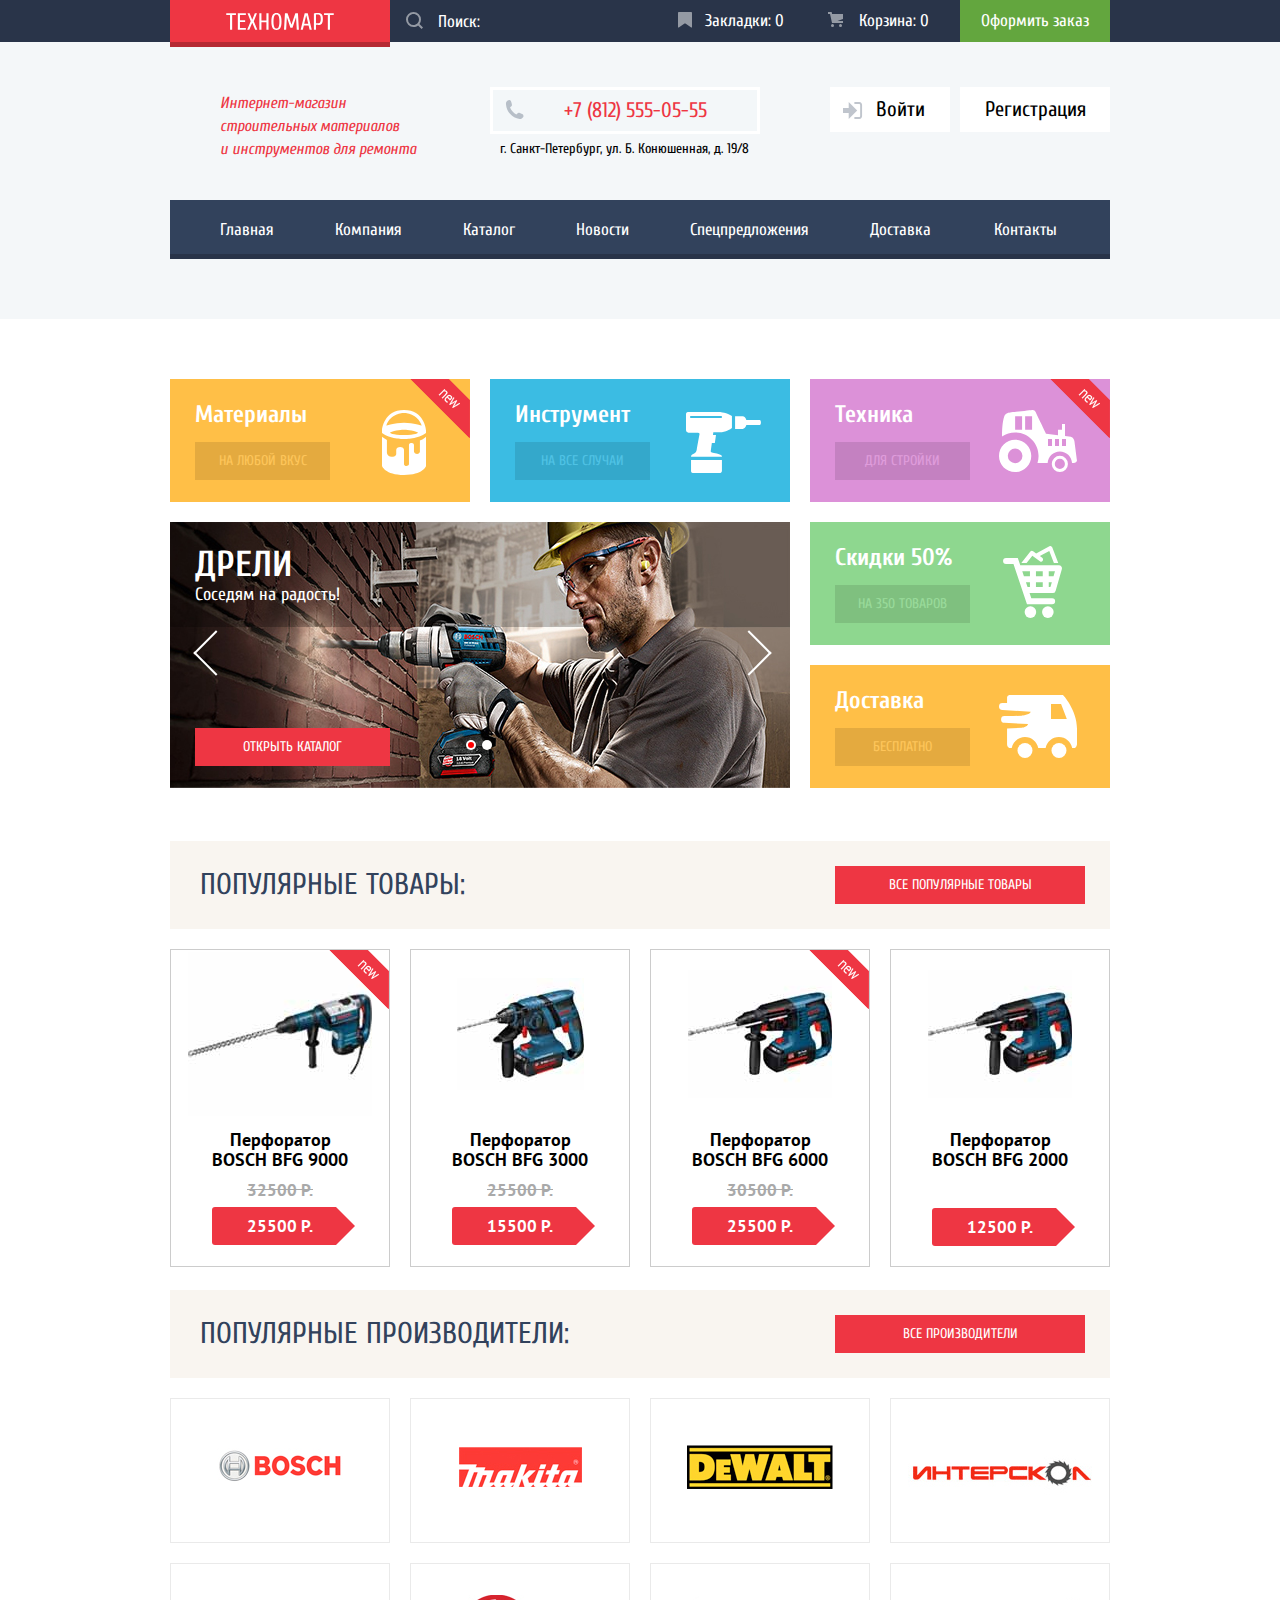
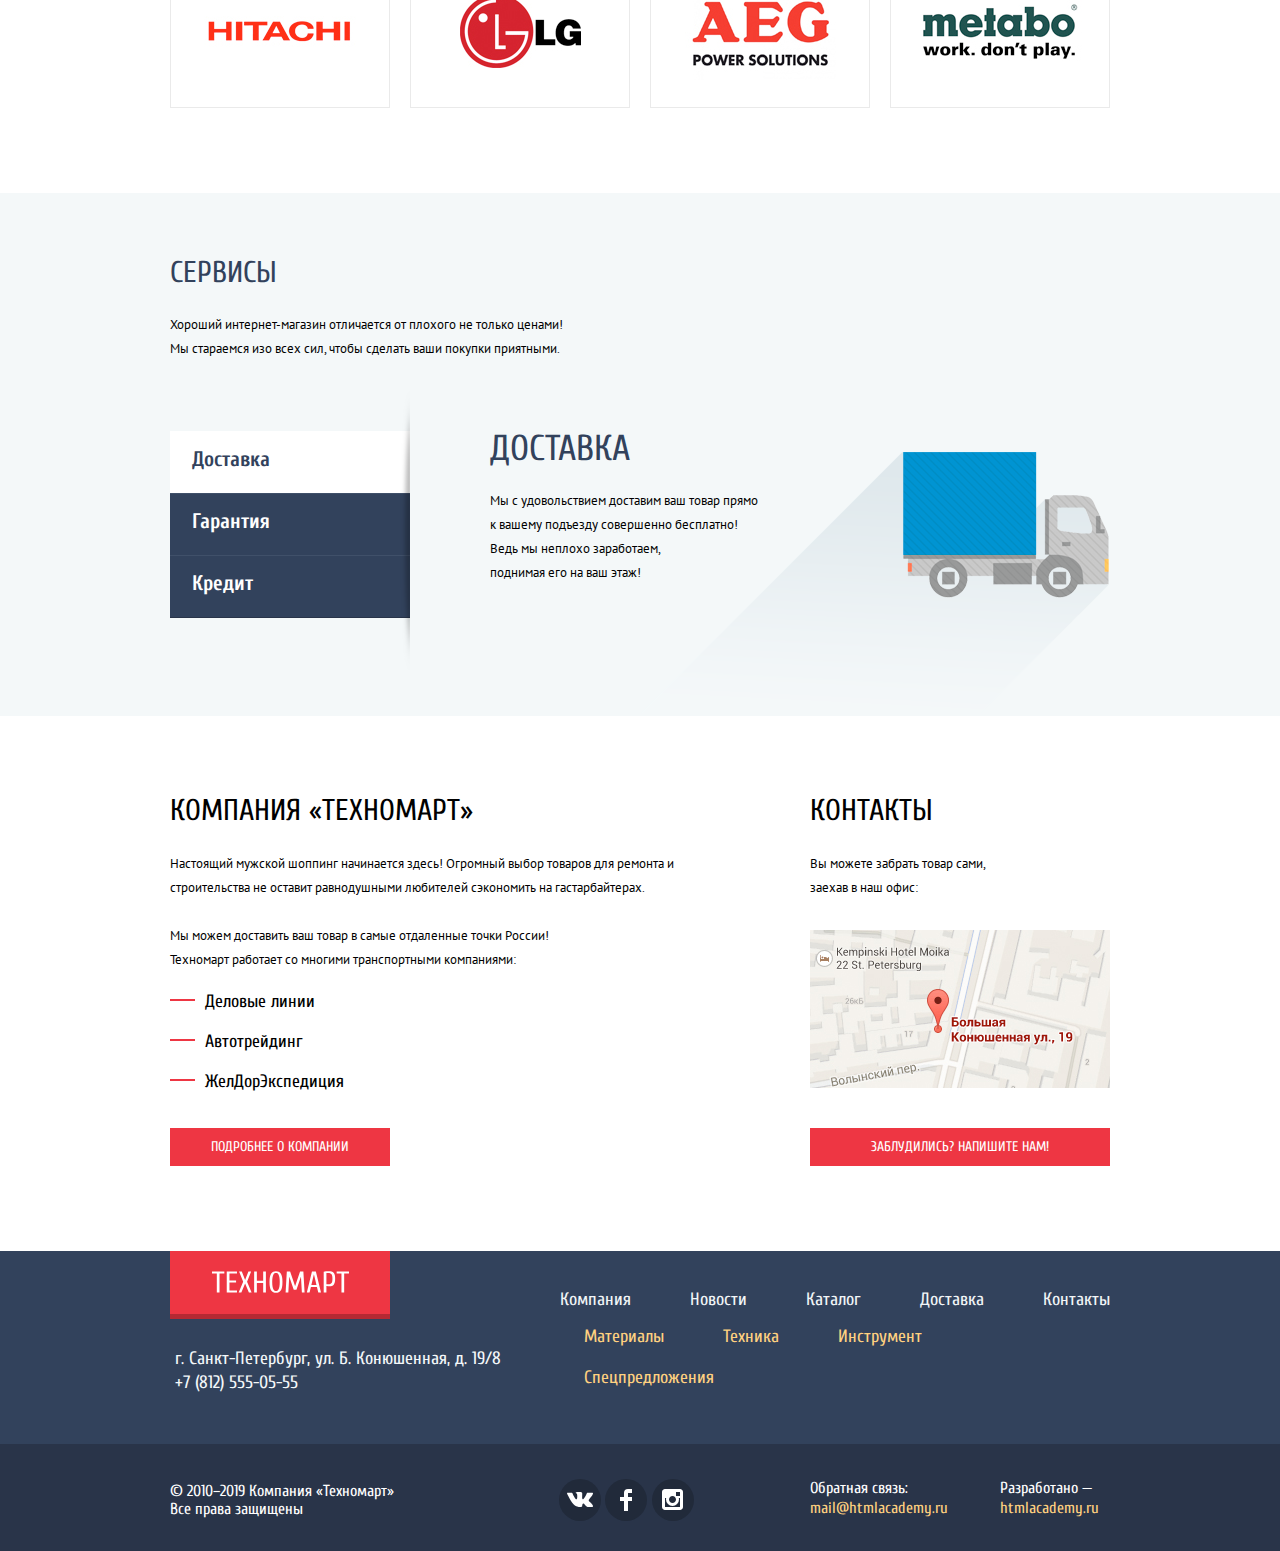
<file: index.html>
<!DOCTYPE html>
<html lang="ru">
  <head>
    <meta charset="utf-8">
    <title>HTML Academy: Техномарт</title>
    <link href="https://fonts.googleapis.com/css?family=Cuprum:400,400i,700,700i%7CPT+Sans:400,700&display=swap&subset=cyrillic" rel="stylesheet">
    <link href="css/normalize.css" rel="stylesheet">
    <link href="css/min.style.css" rel="stylesheet">
  </head>
  <body>
    <header class="main-header">
      <div class="top-navigation-wrapper wrapper">
        <div class="container">
          <div class="top-navigation">
            <a href="index.html" aria-label="Логотип Техномарт" class="navigation-logo inactive-link">
              <img src="img/svg/logo-technomart.svg" alt="Логотип Техномарт" width="110" height="17">
            </a>
            <form action="https://echo.htmlacademy.ru" method="post" class="search-form">
            	<input type="search" name="search" placeholder="Поиск:" class="input-search">
            	<button type="submit" class="search-button visually-hidden"></button>
            </form>
            <ul class="bookmarks-navigation reset-list">
              <li>
                <a href="#" class="button-bookmark bookmarks-item">Закладки: 0</a>
              </li>
              <li>
                <a href="#" class="button-cart bookmarks-item">Корзина: 0</a>
              </li>
              <li>
                <a href="#" class="button-checkout bookmarks-item">Оформить заказ</a>
              </li>
            </ul>
          </div>
        </div>
      </div>
      <div class="user-navigation-wrapper wrapper">
        <div class="container">
          <div class="user-navigation">
            <div class="user-coordinates">
              <div class="navigation-item">
                <h1 class="first-level-heading">Интернет-магазин строительных материалов и&#160;инструментов для ремонта</h1>
              </div>
              <ul class="store-phone navigation-item reset-list">
                <li><a href="tel:+7(812)555-05-55" class="header-phone">+7 (812) 555-05-55</a></li>
                <li><p>г. Санкт-Петербург, ул. Б. Конюшенная, д. 19/8</p></li>
              </ul>
              <ul class="user-buttons navigation-item reset-list">
                <li>
                  <a href="#" class="button-user-item button-login">Войти</a>
                </li>
                <li>
                  <a href="#" class="button-user-item button-registry">Регистрация</a>
                </li>
              </ul>
            </div>
            <nav class="user-menu">
              <ul class="reset-list">
                <li class="user-menu-list"><a href="index.html" class="user-menu-item">Главная</a></li>
                <li class="user-menu-list"><a href="#" class="user-menu-item">Компания</a></li>
                <li class="user-menu-list"><a href="catalog.html" class="user-menu-item">Каталог</a></li>
                <li class="user-menu-list"><a href="#" class="user-menu-item">Новости</a></li>
                <li class="user-menu-list"><a href="#" class="user-menu-item">Спецпредложения</a></li>
                <li class="user-menu-list"><a href="#" class="user-menu-item">Доставка</a></li>
                <li class="user-menu-list"><a href="#" class="user-menu-item">Контакты</a></li>
              </ul>
            </nav>
          </div>
        </div>
      </div>
    </header>
    <main>
      <div class="content-navigation">
        <div class="container">
          <section class="our-advantages">
            <h2 class="visually-hidden second-level-heading">Наши преимущества:</h2>
            <div class="advantages-row">
              <div class="advantages-item advantages-materials sticker-new sticker-advantage">
                <h4 class="advantages-title">Материалы</h4>
                <a href="#" class="button-advantages">На любой вкус</a>
              </div>
              <div class="advantages-item advantages-tool">
                <h4 class="advantages-title">Инструмент</h4>
                <a href="#" class="button-advantages">На все случаи</a>
              </div>
              <div class="advantages-item advantages-technics sticker-new">
                <h4 class="advantages-title">Техника</h4>
                <a href="#" class="button-advantages">Для стройки</a>
              </div>
            </div>
            <div class="advantages-row">
              <div class="advantages-slider">
                <div class="advantage-arrows">
                  <button class="arrow arrow-left" aria-label="Стрелка вправо"></button>
                  <button class="arrow arrow-right" aria-label="Стрелка влево"></button>
                </div>
                <input class="visually-hidden" type="radio" id="advantage-1" name="advantage" checked>
                <input class="visually-hidden" type="radio" id="advantage-2" name="advantage">
                <div class="advantage-slider-controls">
                  <label class="advantage-controls-item advantage-controls-item--1" for="advantage-1">Первый</label>
                  <label class="advantage-controls-item advantage-controls-item--2" for="advantage-2">Второй</label>
                </div>
                <ul class="advantage-slider-list reset-list">
                  <li class="advantage-slider-item">
                    <h3>Дрели</h3>
                    <p>Соседям на радость!</p>
                    <a class="advantage-item-button button" href="catalog.html">Открыть каталог</a>
                  </li>
                  <li class="advantage-slider-item">
                    <h3>Перфораторы</h3>
                    <p>Настоящие мужские игрушки</p>
                    <a class="advantage-item-button button" href="catalog.html">Открыть каталог</a>
                  </li>
                </ul>
              </div>
              <div class="advantages-services">
                <div class="advantages-item advantages-discounts">
                  <h4 class="advantages-title">Скидки 50%</h4>
                  <a href="#" class="button-advantages">На 350 товаров</a>
                </div>
                <div class="advantages-item advantages-delivery">
                  <h4 class="advantages-title">Доставка</h4>
                  <a href="#" class="button-advantages">Бесплатно</a>
                </div>
              </div>
            </div>
          </section>
          <section class="popular-item-section">
            <h2 class="second-level-heading">Популярные товары:</h2>
            <a href="#" class="button button-popular">Все популярные товары</a>
          </section>
          <section class="popular-products-row">
            <ul class="product-list reset-list">
              <li class="product-item sticker-new-product">
                <div class="actions">
                  <a href="#" class="buy">Купить</a>
                  <a href="#" class="bookmark">В закладки</a>
                </div>
                <div class="image centered-image">
                  <img src="img/product-bosh-bfc-9000.jpg" width="184" height="164" alt="Перфоратор BOSCH BFG 900">
                </div>
                <h3 class="title">Перфоратор BOSCH BFG 9000</h3>
                <div class="discount">32500 Р.</div>
                <div class="price">25500 Р.</div>
              </li>
              <li class="product-item">
                <div class="actions">
                  <a href="#" class="buy">Купить</a>
                  <a href="#" class="bookmark">В закладки</a>
                </div>
                <div class="image centered-image">
                  <img src="img/product-bosh-bfc-3000.jpg" width="127" height="112" alt="Перфоратор BOSCH BFG 3000">
                </div>
                <h3 class="title">Перфоратор BOSCH BFG 3000</h3>
                <div class="discount">25500 Р.</div>
                <div class="price">15500 Р.</div>
              </li>
              <li class="product-item sticker-new-product">
                <div class="actions">
                  <a href="#" class="buy">Купить</a>
                  <a href="#" class="bookmark">В закладки</a>
                </div>
                <div class="image centered-image">
                  <img src="img/product-bosh-bfc-6000.jpg" width="144" height="128" alt="Перфоратор BOSCH BFG 6000">
                </div>
                <h3 class="title">Перфоратор BOSCH BFG 6000</h3>
                <div class="discount">30500 Р.</div>
                <div class="price">25500 Р.</div>
              </li>
              <li class="product-item">
                <div class="actions">
                  <a href="#" class="buy">Купить</a>
                  <a href="#" class="bookmark">В закладки</a>
                </div>
                <div class="image centered-image">
                  <img src="img/product-bosh-bfc-2000.jpg" width="144" height="128" alt="Перфоратор BOSCH BFG 2000">
                </div>
                <h3 class="title">Перфоратор BOSCH BFG 2000</h3>
                <div class="price">12500 Р.</div>
              </li>
            </ul>
          </section>
          <section class="popular-item-section">
            <h2 class="second-level-heading">Популярные производители:</h2>
            <a href="#" class="button button-popular">Все производители</a>
          </section>
          <section class="manufacturers-list">
            <ul class="reset-list">
              <li class="manufacturer-item centered-image">
                <a href="#">
                  <img src="img/manufacturers-01.jpg" width="126" height="37" alt="Логотип bosch">
                </a>
              </li>
              <li class="manufacturer-item centered-image">
                <a href="#">
                <img src="img/manufacturers-02.jpg" width="123" height="40" alt="Логотип makita">
              </a>
            </li>
              <li class="manufacturer-item centered-image">
                <a href="#">
                  <img src="img/manufacturers-03.jpg" width="146" height="44" alt="Логотип dewalt">
                </a>
              </li>
              <li class="manufacturer-item centered-image">
                <a href="#">
                  <img src="img/manufacturers-04.jpg" width="200" height="88" alt="Логотип interskol">
                </a>
              </li>
              <li class="manufacturer-item centered-image">
                <a href="#">
                  <img src="img/manufacturers-05.jpg" width="169" height="31" alt="Логотип hitachi">
                </a>
              </li>
              <li class="manufacturer-item centered-image">
                <a href="#">
                  <img src="img/manufacturers-06.jpg" width="121" height="73" alt="Логотип lg">
                </a>
              </li>
              <li class="manufacturer-item centered-image">
                <a href="#">
                  <img src="img/manufacturers-07.jpg" width="151" height="96" alt="Логотип aeg">
                </a>
              </li>
              <li class="manufacturer-item centered-image">
                <a href="#">
                  <img src="img/manufacturers-08.jpg" width="204" height="69" alt="Логотип metabo">
                </a>
              </li>
            </ul>
          </section>
        </div>
      </div>
      <div class="services-navigation-wrapper wrapper">
        <div class="container">
          <section class="our-services-intro">
            <h2 class="second-level-heading">Сервисы</h2>
            <p>Хороший интернет-магазин отличается от плохого не только ценами!</p>
            <p>Мы стараемся изо всех сил, чтобы сделать ваши покупки приятными.</p>
          </section>
          <section class="our-services-tabs">
            <input class="visually-hidden" type="radio" id="service-1" name="service" checked>
            <input class="visually-hidden" type="radio" id="service-2" name="service">
            <input class="visually-hidden" type="radio" id="service-3" name="service">
            <ul class="tabs-menu reset-list">
              <li><label class="slider-service-item slider-service-item--1" for="service-1">Доставка</label></li>
              <li><label class="slider-service-item slider-service-item--2" for="service-2">Гарантия</label></li>
              <li><label class="slider-service-item slider-service-item--3" for="service-3">Кредит</label></li>
            </ul>
            <ul class="tabs-content reset-list">
              <li class="tab-content-item">
                <h3 class="tab-content-title">Доставка</h3>
                <p class="tab-content-text">
                  Мы с удовольствием доставим ваш товар прямо<br>
                  к вашему подъезду совершенно бесплатно!
                </p>
                <p class="tab-content-text">
                  Ведь мы неплохо заработаем,<br>
                  поднимая его на ваш этаж!
                </p>
              </li>
              <li class="tab-content-item">
                <h3 class="tab-content-title">Гарантия</h3>
                <p class="tab-content-text">
                  Если купленный у нас товар поломается или заискрит,<br> а также в случае пожара, спровоцированного его возгоранием,<br>
                  вы всегда можете быть уверены в нашей гарантии. Мы обменяем
                  сгоревший товар на новый.
                </p>
                <p class="tab-content-text">
                  Дом уж восстановите как-нибудь сами.
                </p>
              </li>
              <li class="tab-content-item">
                <h3 class="tab-content-title">Кредит</h3>
                <p class="tab-content-text">
                  Залезть в долговую яму стало проще!
                </p>
                <p class="tab-content-text"> Кредитные консультанты придут вам на помощь.
                </p>
                <a href="#" class="button button-tab">Отправить заявку</a>
              </li>
            </ul>
          </section>
        </div>
      </div>
      <div class="container">
        <section class="company-info">
          <div class="company-about">
            <h2 class="second-level-heading">Компания «Техномарт»</h2>
            <p>Настоящий мужской шоппинг начинается здесь! Огромный выбор товаров для ремонта и
            строительства не оставит равнодушными любителей сэкономить на гастарбайтерах.</p>
            <p>Мы можем доставить ваш товар в самые отдаленные точки России!</p>
            <p>Техномарт работает со многими транспортными компаниями: </p>
            <ul class="company-features reset-list">
              <li>Деловые линии</li>
              <li>Автотрейдинг</li>
              <li>ЖелДорЭкспедиция</li>
            </ul>
            <a href="#" class="button button-company">Подробнее о компании</a>
          </div>
          <div class="company-contacts">
            <h2 class="second-level-heading">Контакты</h2>
            <p>Вы можете забрать товар сами, заехав в наш офис:</p>
            <div class="company-map">
              <a href="#">
                <img src="img/contacts-map-01.jpg" width="300" height="158" alt="Контакты">
              </a>
            </div>
            <a href="#" class="button button-write-us">Заблудились? Напишите нам!</a>
          </div>
        </section>
      </div>
    </main>
    <footer class="main-footer">
      <div class="footer-navigation-wrapper wrapper">
        <div class="container">
          <section class="footer-navigation">
            <div class="footer-first-row">
              <a href="index.html" aria-label="Логотип Техномарт" class="navigation-logo inactive-link">
                <img src="img/svg/logo-technomart.svg" alt="Логотип Техномарт" width="137" height="22">
              </a>
              <ul class="footer-menu reset-list">
                <li class="footer-menu-list"><a href="#" class="footer-menu-item">Компания</a></li>
                <li class="footer-menu-list"><a href="#" class="footer-menu-item">Новости</a></li>
                <li class="footer-menu-list"><a href="catalog.html" class="footer-menu-item">Каталог</a></li>
                <li class="footer-menu-list"><a href="#" class="footer-menu-item">Доставка</a></li>
                <li class="footer-menu-list"><a href="#" class="footer-menu-item">Контакты</a></li>
              </ul>
            </div>
            <div class="footer-second-row">
              <ul class="reset-list footer-address">
                <li><p class="footer-coordinates">г. Санкт-Петербург, ул. Б. Конюшенная, д. 19/8</p></li>
                <li><a href="tel:+7(812)555-05-55" class="footer-phone">+7 (812) 555-05-55</a></li>
              </ul>
              <ul class="footer-menu reset-list">
                <li class="footer-menu-list"><a href="#" class="footer-menu-item">Материалы</a></li>
                <li class="footer-menu-list"><a href="#" class="footer-menu-item">Техника</a></li>
                <li class="footer-menu-list"><a href="#" class="footer-menu-item">Инструмент</a></li>
                <li class="footer-menu-list"><a href="#" class="footer-menu-item">Спецпредложения</a></li>
              </ul>
            </div>
          </section>
        </div>
      </div>
      <div class="footer-social-wrapper wrapper">
        <div class="container">
          <section class="footer-social">
            <div class="footer-copyright">
              <p>© 2010–2019 Компания «Техномарт»</p>
              <p>Все права защищены</p>
            </div>
            <div class="footer-social-links">
              <ul class="reset-list">
                <li>
                  <a class="social-button centered-image" href="#">
                    <span class="visually-hidden">Техномарт во Вконтакте</span>
                    <svg xmlns="http://www.w3.org/2000/svg" width="26" height="15" viewBox="0 0 26 15">
                      <path fill="#FFF" d="M16.138 11.51c.956-.309 2.18 2.04 3.483 2.939.978.681 1.727.534 1.727.534l3.473-.05s1.815-.112.957-1.554c-.071-.12-.503-1.069-2.585-3.022-2.177-2.043-1.882-1.712.739-5.244 1.597-2.153 2.236-3.468 2.036-4.028-.192-.539-1.365-.399-1.365-.399L20.69.713c-.381.001-.704.119-.851.515-.003.004-.621 1.666-1.445 3.079-1.741 2.989-2.436 3.148-2.724 2.961-.661-.433-.494-1.737-.494-2.664 0-2.897.432-4.105-.846-4.417-.427-.104-.739-.172-1.828-.182-1.392-.021-2.574 0-3.244.329-.445.223-.786.712-.579.74.26.035.843.16 1.155.586.401.552.389 1.789.389 1.789s.229 3.411-.54 3.834c-.528.29-1.25-.302-2.803-3.016-.793-1.388-1.392-2.922-1.392-2.922s-.116-.285-.326-.441c-.25-.185-.6-.244-.6-.244L.848.684S.29.7.085.946c-.182.218-.015.668-.015.668s2.909 6.881 6.203 10.347c3.02 3.182 6.452 2.971 6.452 2.971h1.555s.469-.054.709-.312c.224-.24.214-.691.214-.691s-.031-2.109.935-2.419z"/>
                    </svg>
                  </a>
                </li>
                <li>
                  <a class="social-button centered-image" href="#">
                    <span class="visually-hidden">Техномарт в Фейсбуке</span>
                    <svg xmlns="http://www.w3.org/2000/svg" width="12" height="22" viewBox="0 0 12 22">
                      <path fill="#FFF" d="M12 4V0H8a4 4 0 0 0-4 4v4H0v4h4v10h4V12h4V8H8V4h4z"/>
                    </svg>
                  </a>
                </li>
                <li>
                  <a class="social-button centered-image" href="#">
                    <span class="visually-hidden">Техномарт в Инстаграме</span>
                    <svg xmlns="http://www.w3.org/2000/svg" width="21" height="21" viewBox="0 0 21 21">
                      <path fill="#FFF" d="M18 0H3C1.35 0 0 1.35 0 3v15c0 1.65 1.35 3 3 3h15c1.65 0 3-1.35 3-3V3c0-1.65-1.35-3-3-3zm-7.5 7c1.93 0 3.5 1.57 3.5 3.5S12.43 14 10.5 14 7 12.43 7 10.5 8.57 7 10.5 7zM18 18H3V9h1.181A6.504 6.504 0 0 0 4 10.5a6.5 6.5 0 1 0 13 0 6.45 6.45 0 0 0-.181-1.5H18v9zm0-11h-4V3h4v4z"/>
                    </svg>
                  </a>
                </li>
              </ul>
            </div>
            <div class="footer-feedback">
              <div class="footer-feedback-row">
                <p>Обратная связь:</p>
                <a href="mailto:mail@htmlacademy.ru">mail@htmlacademy.ru</a>
              </div>
              <div class="footer-feedback-row">
                <p>Разработано —</p>
                <a href="https://htmlacademy.ru/intensive/htmlcss">htmlacademy.ru</a>
              </div>
            </div>
          </section>
        </div>
      </div>
    </footer>
    <div class="modal-wrapper hidden"></div>
    <section class="write-us hidden">
      <form class="write-us-form" action="https://echo.htmlacademy.ru" method="post">
        <div class="modal-row">
          <div class="modal-item">
            <label for="user-name">Ваше имя:</label>
            <input id="user-name" type="text" name="user-name" placeholder="Имя Фамилия" class="input-name input-contacts">
          </div>
          <div class="modal-item">
            <label for="user-email">Ваш e-mail:</label>
            <input id="user-email" type="email" name="user-email" placeholder="email@example.com" class="input-email input-contacts">
          </div>
        </div>
        <div class="modal-row">
          <label for="user-text">Текст письма:</label>
          <textarea id ="user-text" name="user-text" class="user-text input-contacts" placeholder="В свободной форме"></textarea>
        </div>
        <div class="modal-row">
          <button class="button button-submit" type="submit">Отправить</button>
        </div>
      </form>
      <button class="modal-close" type="button">
        <span class="visually-hidden">Закрыть</span>
      </button>
    </section>

    <section class="modal modal-map hidden">
      <div class="modal-map-image">
        <iframe src="https://www.google.com/maps/embed?pb=!1m18!1m12!1m3!1d1998.6037872533261!2d30.32085871593062!3d59.93871648187617!2m3!1f0!2f0!3f0!3m2!1i1024!2i768!4f13.1!3m3!1m2!1s0x4696310fca145cc1%3A0x42b32648d8238007!2sBolshaya%20Konyushennaya%20St%2C%2019%2F8%2C%20Sankt-Peterburg%2C%20191186!5e0!3m2!1sen!2sru!4v1570217562127!5m2!1sen!2sru"
        width="940" height="422" style="border:0;" allowfullscreen="">
        </iframe>
        <p>
          <img src="img/contacts-map-02-clicable.jpg" width="940" height="422"
          alt="Офис компании по адресу ул. Большая Конюшенная 19/8, Санкт-Петербург">
        </p>
      </div>
      <button class="modal-close" type="button">
        <span class="visually-hidden">Закрыть</span>
      </button>
    </section>

    <section class="modal modal-product hidden">
      <div class="modal-product-container">
        <div class="added-product-title">
          <h2>Товар добавлен в корзину!</h2>
        </div>
        <div class="modal-row">
          <a href="#" class="button-place-order button">Оформить заказ</a>
          <a href="#" class="button-go-shopping button">Продолжить покупки</a>
        </div>
      </div>
      <button class="modal-close" type="button">
        <span class="visually-hidden">Закрыть</span>
      </button>
    </section>
  <script src="js/min.script.js"></script>
  </body>
</html>
</file>
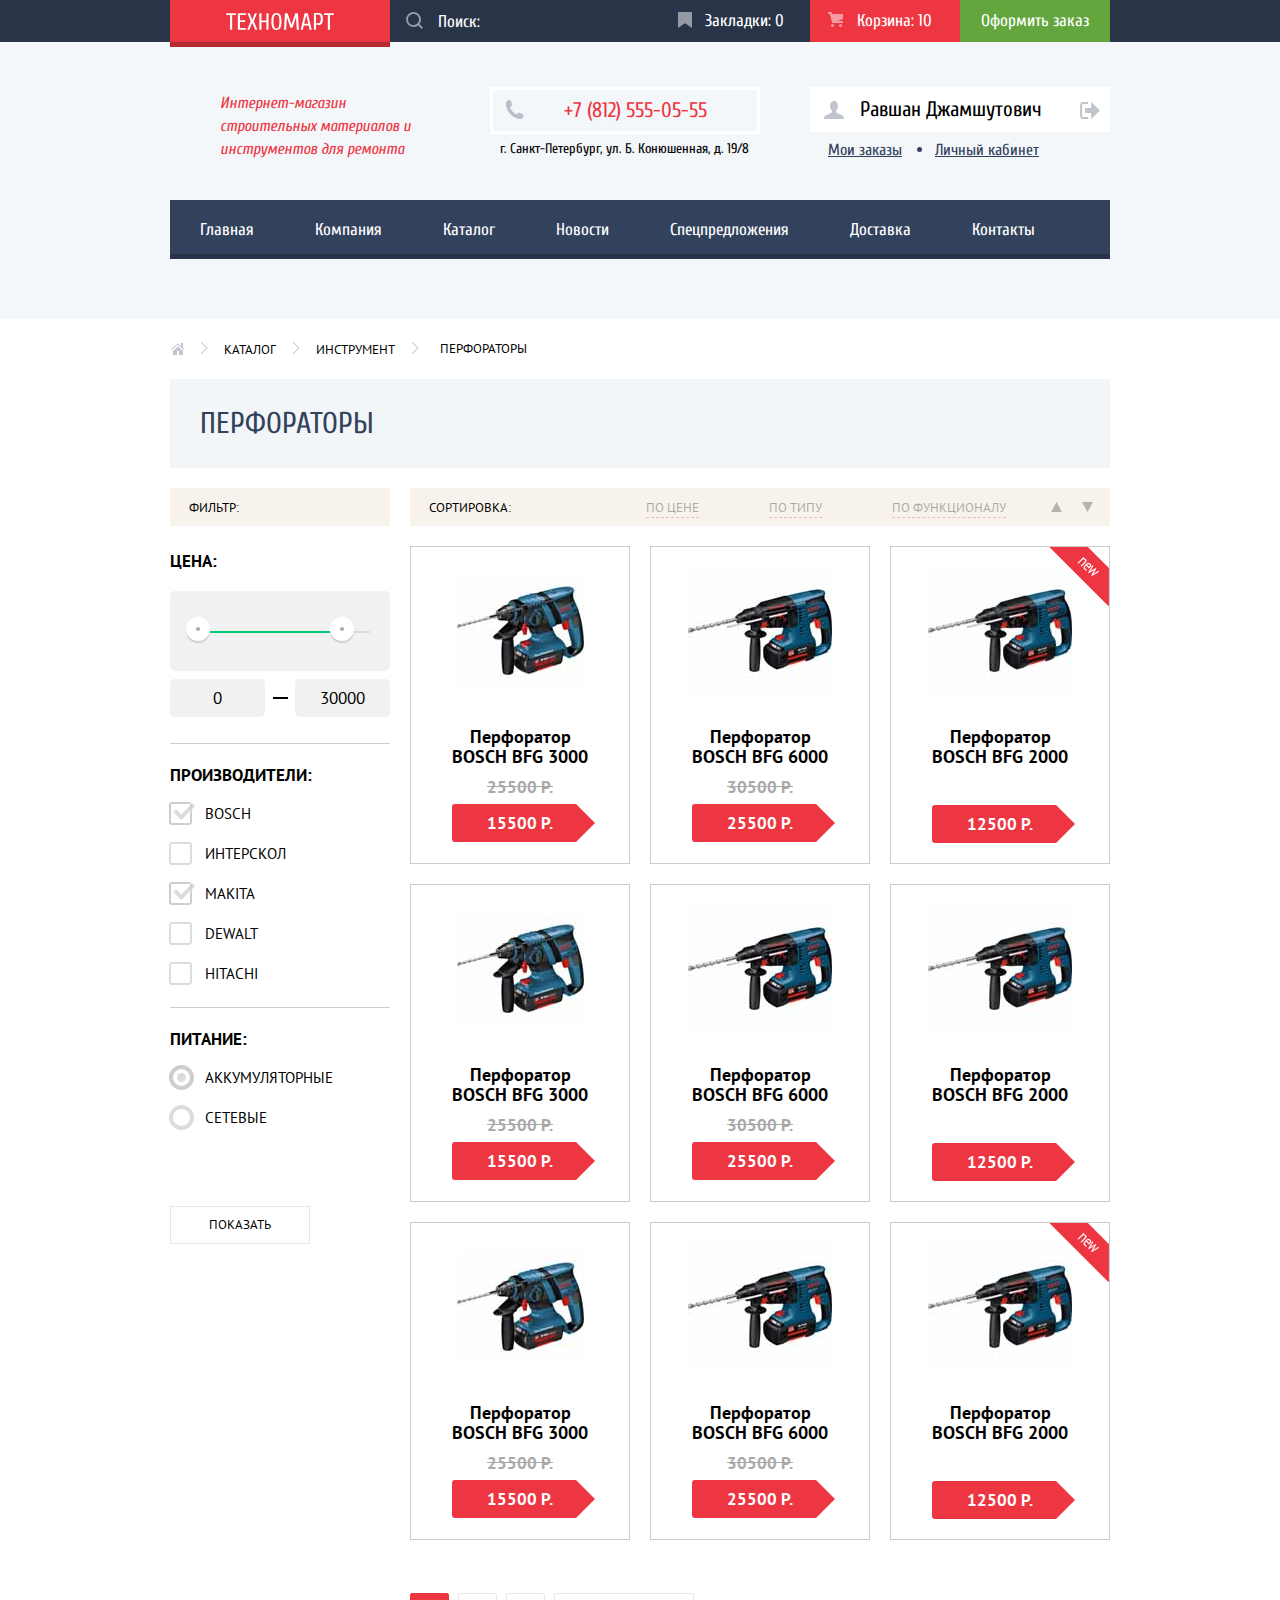
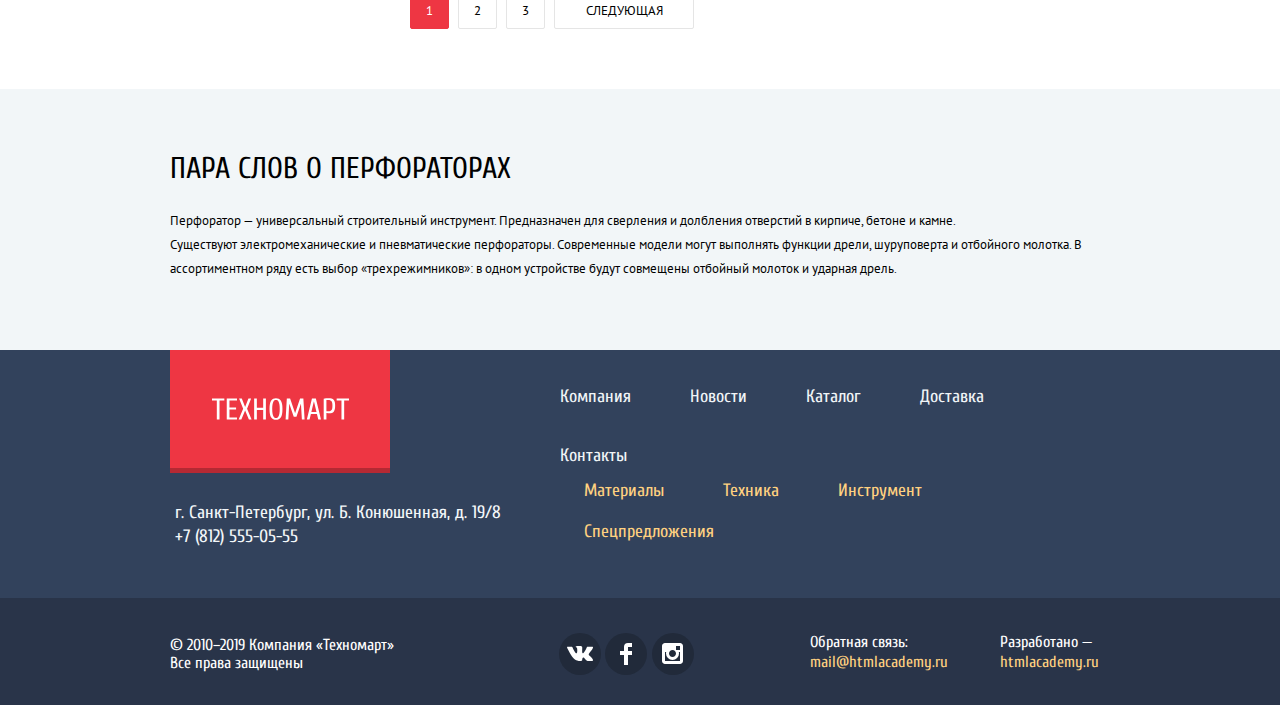
<file: catalog.html>
<!DOCTYPE html>
<html lang="ru">
<head>
  <meta charset="utf-8">
  <title>HTML Academy: Техномарт</title>
  <link href="https://fonts.googleapis.com/css?family=Cuprum:400,400i,700,700i%7CPT+Sans:400,700&display=swap&subset=cyrillic" rel="stylesheet">
  <link href="css/normalize.css" rel="stylesheet">
  <link href="css/min.style.css" rel="stylesheet">
</head>
  <body>
    <header class="main-header">
      <div class="top-navigation-wrapper wrapper">
        <div class="container">
          <div class="top-navigation">
            <a href="index.html" aria-label="Логотип Техномарт" class="navigation-logo">
              <img src="img/svg/logo-technomart.svg" alt="Логотип Техномарт" width="110" height="17">
            </a>
            <form action="https://echo.htmlacademy.ru" method="post" class="search-form">
            	<input type="search" name="search" placeholder="Поиск:" class="input-search">
            	<button type="submit" class="visually-hidden search-button"></button>
            </form>
            <ul class="bookmarks-navigation reset-list">
              <li>
                <a href="#" class="button-bookmark bookmarks-item">Закладки: 0</a>
              </li>
              <li>
                <a href="#" class="button-cart bookmarks-item cart-not-empty">Корзина: 10</a>
              </li>
              <li>
                <a href="#" class="button-checkout bookmarks-item">Оформить заказ</a>
              </li>
            </ul>
          </div>
        </div>
      </div>
      <div class="user-navigation-wrapper wrapper">
        <div class="container">
          <div class="user-navigation">
            <div class="user-coordinates">
              <div class="navigation-item">
                <h1 class="first-level-heading">Интернет-магазин строительных материалов и инструментов для ремонта</h1>
              </div>
              <ul class="store-phone navigation-item reset-list">
                <li><a href="tel:+7(812)555-05-55" class="header-phone">+7 (812) 555-05-55</a></li>
                <li><p>г. Санкт-Петербург, ул. Б. Конюшенная, д. 19/8</p></li>
              </ul>
              <div class="navigation-item">
                <ul class="user-data reset-list">
                  <li>
                    <a href="#" class="user-name">Равшан Джамшутович</a>
                  </li>
                  <li>
                    <a href="#" class="user-logout" aria-label="Выйти из личного кабинета"></a>
                  </li>
                </ul>
                <div class="user-account">
                  <a href="#">Мои заказы</a>
                  <a href="#">Личный кабинет</a>
                </div>
              </div>
            </div>
            <nav class="user-menu">
              <ul class="reset-list">
                <li><a href="index.html" class="user-menu-item">Главная</a></li>
                <li><a href="#" class="user-menu-item">Компания</a></li>
                <li><a href="catalog.html" class="user-menu-item">Каталог</a></li>
                <li><a href="#" class="user-menu-item">Новости</a></li>
                <li><a href="#" class="user-menu-item">Спецпредложения</a></li>
                <li><a href="#" class="user-menu-item">Доставка</a></li>
                <li><a href="#" class="user-menu-item">Контакты</a></li>
              </ul>
            </nav>
          </div>
        </div>
      </div>
    </header>
    <main>
      <div class="container">
        <ul class="breadcrumbs reset-list">
          <li><a href="index.html" aria-label="Перейти на главную" class="breadcrumbs-capital breadcrumb-item"></a></li>
          <li><a href="catalog.html" class="breadcrumb-item">Каталог</a></li>
          <li><a href="#" class="breadcrumb-item">Инструмент</a></li>
          <li class="breadcrumbs-current breadcrumb-item">Перфораторы</li>
        </ul>
        <div class="catalog-title-wrapper wrapper">
          <h2 class="second-level-heading">Перфораторы</h2>
        </div>
        <div class="filter-navigation">
          <section class="filter-row">
            <div class="filter-left-column filter-coloured-column">
              <h5>Фильтр:</h5>
            </div>
            <div class="filter-right-column filter-sorted-column filter-coloured-column">
              <h5>Сортировка:</h5>
              <a href="#" class="sort-item">По цене</a>
              <a href="#" class="sort-item">По типу</a>
              <a href="#" class="sort-item">По функционалу</a>
              <a href="#" class="sort-item-up" aria-label="Cортировка по возрастанию">
                <svg xmlns="http://www.w3.org/2000/svg" width="11" height="10" viewBox="0 0 11 10">
                  <path fill="#231F20" d="M5.5 0L0 10h11z"/>
                </svg>
              </a>
              <a href="#" class="sort-item-down" aria-label="Cортировка по убыванию">
                <svg xmlns="http://www.w3.org/2000/svg" width="11" height="10" viewBox="0 0 11 10">
                  <path fill="#231F20" d="M5.5 10L0 0h11"/>
                </svg>
              </a>
            </div>
          </section>
          <section class="filter-row">
            <form action="https://echo.htmlacademy.ru" method="post" class="filter-left-column filter-form">
              <fieldset class="filter-item">
                <legend class="legend-price-title">Цена:</legend>
                  <div class="range-controls">
                    <div class="scale">
                      <div class="bar"></div>
                    </div>
                    <div class="toggle toggle-min"></div>
                    <div class="toggle toggle-max"></div>
                  </div>
                  <div class="price-controls">
                    <label class="min-price"><input name="min-price" type="text" value="0" class="min-price"></label>
                    <label class="max-price"><input name="max-price" type="text" value="30000" class="max-price"></label>
                  </div>
              </fieldset>
              <fieldset class="filter-item">
                <legend>Производители:</legend>
                <ul class="reset-list filter-list">
                  <li class="filter-option">
                    <input class="visually-hidden filter-input filter-input-checkbox" type="checkbox" name="bosch" id="filter-bosch" checked>
                    <label for="filter-bosch">Bosch</label>
                  </li>
                  <li class="filter-option">
                    <input class="visually-hidden filter-input filter-input-checkbox" type="checkbox" name="interskol" id="filter-interskol">
                    <label for="filter-interskol">Интерскол</label>
                  </li>
                  <li class="filter-option">
                    <input class="visually-hidden filter-input filter-input-checkbox" type="checkbox" name="makita" id="filter-makita" checked>
                    <label for="filter-makita">Makita</label>
                  </li>
                  <li class="filter-option">
                    <input class="visually-hidden filter-input filter-input-checkbox" type="checkbox" name="dewalt" id="filter-dewalt">
                    <label for="filter-dewalt">Dewalt</label>
                  </li>
                  <li class="filter-option">
                    <input class="visually-hidden filter-input filter-input-checkbox" type="checkbox" name="hitachi" id="filter-hitachi">
                    <label for="filter-hitachi">Hitachi</label>
                  </li>
                </ul>
              </fieldset>
              <fieldset class="filter-item">
                <legend>Питание:</legend>
                <ul class="reset-list filter-list">
                  <li class="filter-option">
                    <input class="visually-hidden filter-input filter-input-radio" type="radio" name="product-supply" id="filter-akkumulyator" checked>
                    <label for="filter-akkumulyator">Аккумуляторные</label>
                  </li>
                  <li class="filter-option">
                    <input class="visually-hidden filter-input filter-input-radio" type="radio" name="product-supply" id="filter-setevyye">
                    <label for="filter-setevyye">Сетевые</label>
                  </li>
                </ul>
              </fieldset>
              <button type="submit" class="filter-button">Показать</button>
            </form>
            <ul class="filter-right-column product-list reset-list">
              <li class="product-item">
                <div class="actions">
                  <a href="#" class="buy">Купить</a>
                  <a href="#" class="bookmark">В закладки</a>
                </div>
                <div class="image centered-image">
                  <img src="img/product-bosh-bfc-3000.jpg" width="127" height="112" alt="Перфоратор BOSCH BFG 3000">
                </div>
                <h3 class="title">Перфоратор BOSCH BFG 3000</h3>
                <div class="discount">25500 Р.</div>
                <div class="price">15500 Р.</div>
              </li>
              <li class="product-item">
                <div class="actions">
                  <a href="#" class="buy">Купить</a>
                  <a href="#" class="bookmark">В закладки</a>
                </div>
                <div class="image centered-image">
                  <img src="img/product-bosh-bfc-6000.jpg" width="144" height="128" alt="Перфоратор BOSCH BFG 6000">
                </div>
                <h3 class="title">Перфоратор BOSCH BFG 6000</h3>
                <div class="discount">30500 Р.</div>
                <div class="price">25500 Р.</div>
              </li>
              <li class="product-item sticker-new-product">
                <div class="actions">
                  <a href="#" class="buy">Купить</a>
                  <a href="#" class="bookmark">В закладки</a>
                </div>
                <div class="image centered-image">
                  <img src="img/product-bosh-bfc-2000.jpg" width="144" height="128" alt="Перфоратор BOSCH BFG 2000">
                </div>
                <h3 class="title">Перфоратор BOSCH BFG 2000</h3>
                <div class="price">12500 Р.</div>
              </li>
              <li class="product-item">
                <div class="actions">
                  <a href="#" class="buy">Купить</a>
                  <a href="#" class="bookmark">В закладки</a>
                </div>
                <div class="image centered-image">
                  <img src="img/product-bosh-bfc-3000.jpg" width="127" height="112" alt="Перфоратор BOSCH BFG 3000">
                </div>
                <h3 class="title">Перфоратор BOSCH BFG 3000</h3>
                <div class="discount">25500 Р.</div>
                <div class="price">15500 Р.</div>
              </li>
              <li class="product-item">
                <div class="actions">
                  <a href="#" class="buy">Купить</a>
                  <a href="#" class="bookmark">В закладки</a>
                </div>
                <div class="image centered-image">
                  <img src="img/product-bosh-bfc-6000.jpg" width="144" height="128" alt="Перфоратор BOSCH BFG 6000">
                </div>
                <h3 class="title">Перфоратор BOSCH BFG 6000</h3>
                <div class="discount">30500 Р.</div>
                <div class="price">25500 Р.</div>
              </li>
              <li class="product-item">
                <div class="actions">
                  <a href="#" class="buy">Купить</a>
                  <a href="#" class="bookmark">В закладки</a>
                </div>
                <div class="image centered-image">
                  <img src="img/product-bosh-bfc-2000.jpg" width="144" height="128" alt="Перфоратор BOSCH BFG 2000">
                </div>
                <h3 class="title">Перфоратор BOSCH BFG 2000</h3>
                <div class="price">12500 Р.</div>
              </li>
              <li class="product-item">
                <div class="actions">
                  <a href="#" class="buy">Купить</a>
                  <a href="#" class="bookmark">В закладки</a>
                </div>
                <div class="image centered-image">
                  <img src="img/product-bosh-bfc-3000.jpg" width="127" height="112" alt="Перфоратор BOSCH BFG 3000">
                </div>
                <h3 class="title">Перфоратор BOSCH BFG 3000</h3>
                <div class="discount">25500 Р.</div>
                <div class="price">15500 Р.</div>
              </li>
              <li class="product-item">
                <div class="actions">
                  <a href="#" class="buy">Купить</a>
                  <a href="#" class="bookmark">В закладки</a>
                </div>
                <div class="image centered-image">
                  <img src="img/product-bosh-bfc-6000.jpg" width="144" height="128" alt="Перфоратор BOSCH BFG 6000">
                </div>
                <h3 class="title">Перфоратор BOSCH BFG 6000</h3>
                <div class="discount">30500 Р.</div>
                <div class="price">25500 Р.</div>
              </li>
              <li class="product-item sticker-new-product">
                <div class="actions">
                  <a href="#" class="buy">Купить</a>
                  <a href="#" class="bookmark">В закладки</a>
                </div>
                <div class="image centered-image">
                  <img src="img/product-bosh-bfc-2000.jpg" width="144" height="128" alt="Перфоратор BOSCH BFG 2000">
                </div>
                <h3 class="title">Перфоратор BOSCH BFG 2000</h3>
                <div class="price">12500 Р.</div>
              </li>
            </ul>
          </section>
        </div>
        <ul class="pagination-list reset-list">
          <li><a class="pagination-item pagination-item-current">1</a></li>
          <li><a class="pagination-item" href="#">2</a></li>
          <li><a class="pagination-item" href="#">3</a></li>
          <li><a class="pagination-item pagination-item-next" href="#">Cледующая</a></li>
        </ul>
      </div>
      <div class="section-description-wrapper wrapper">
        <div class="container">
          <aside class="seo-text">
            <h2 class="second-level-heading">Пара слов о перфораторах</h2>
            <p>
              Перфоратор — универсальный строительный инструмент. Предназначен для сверления и долбления отверстий в кирпиче, бетоне и камне.<br>
              Существуют электромеханические и пневматические перфораторы. Современные модели могут выполнять функции дрели, шуруповерта и
              отбойного молотка. В<br>
              ассортиментном ряду есть выбор «трехрежимников»: в одном устройстве будут совмещены отбойный молоток и ударная дрель.
            </p>
          </aside>
        </div>
      </div>
    </main>
    <footer class="main-footer">
      <div class="footer-navigation-wrapper wrapper">
        <div class="container">
          <section class="footer-navigation">
            <div class="footer-first-row">
              <a href="index.html" aria-label="Логотип Техномарт" class="navigation-logo">
                <img src="img/svg/logo-technomart.svg" alt="Логотип Техномарт" width="137" height="22">
              </a>
              <ul class="footer-menu reset-list">
                <li><a href="#" class="footer-menu-item">Компания</a></li>
                <li><a href="#" class="footer-menu-item">Новости</a></li>
                <li><a href="catalog.html" class="footer-menu-item">Каталог</a></li>
                <li><a href="#" class="footer-menu-item">Доставка</a></li>
                <li><a href="#" class="footer-menu-item">Контакты</a></li>
              </ul>
            </div>
            <div class="footer-second-row">
              <ul class="reset-list footer-address">
                <li><p class="footer-coordinates">г. Санкт-Петербург, ул. Б. Конюшенная, д. 19/8</p></li>
                <li><a href="tel:+7(812)555-05-55" class="footer-phone">+7 (812) 555-05-55</a></li>
              </ul>
              <ul class="footer-menu reset-list">
                <li><a href="#" class="footer-menu-item">Материалы</a></li>
                <li><a href="#" class="footer-menu-item">Техника</a></li>
                <li><a href="#" class="footer-menu-item">Инструмент</a></li>
                <li><a href="#" class="footer-menu-item">Спецпредложения</a></li>
              </ul>
            </div>
          </section>
        </div>
      </div>
      <div class="footer-social-wrapper wrapper">
        <div class="container">
          <section class="footer-social">
            <div class="footer-copyright">
              <p>© 2010–2019 Компания «Техномарт» </p>
              <p>Все права защищены</p>
            </div>
            <div class="footer-social-links">
              <ul class="reset-list">
                <li>
                  <a class="social-button centered-image" href="#">
                    <span class="visually-hidden">Техномарт во Вконтакте</span>
                    <svg xmlns="http://www.w3.org/2000/svg" width="26" height="15" viewBox="0 0 26 15">
                      <path fill="#FFF" d="M16.138 11.51c.956-.309 2.18 2.04 3.483 2.939.978.681 1.727.534 1.727.534l3.473-.05s1.815-.112.957-1.554c-.071-.12-.503-1.069-2.585-3.022-2.177-2.043-1.882-1.712.739-5.244 1.597-2.153 2.236-3.468 2.036-4.028-.192-.539-1.365-.399-1.365-.399L20.69.713c-.381.001-.704.119-.851.515-.003.004-.621 1.666-1.445 3.079-1.741 2.989-2.436 3.148-2.724 2.961-.661-.433-.494-1.737-.494-2.664 0-2.897.432-4.105-.846-4.417-.427-.104-.739-.172-1.828-.182-1.392-.021-2.574 0-3.244.329-.445.223-.786.712-.579.74.26.035.843.16 1.155.586.401.552.389 1.789.389 1.789s.229 3.411-.54 3.834c-.528.29-1.25-.302-2.803-3.016-.793-1.388-1.392-2.922-1.392-2.922s-.116-.285-.326-.441c-.25-.185-.6-.244-.6-.244L.848.684S.29.7.085.946c-.182.218-.015.668-.015.668s2.909 6.881 6.203 10.347c3.02 3.182 6.452 2.971 6.452 2.971h1.555s.469-.054.709-.312c.224-.24.214-.691.214-.691s-.031-2.109.935-2.419z"/>
                    </svg>
                  </a>
                </li>
                <li>
                  <a class="social-button centered-image" href="#">
                    <span class="visually-hidden">Техномарт в Фейсбуке</span>
                    <svg xmlns="http://www.w3.org/2000/svg" width="12" height="22" viewBox="0 0 12 22">
                      <path fill="#FFF" d="M12 4V0H8a4 4 0 0 0-4 4v4H0v4h4v10h4V12h4V8H8V4h4z"/>
                    </svg>
                  </a>
                </li>
                <li>
                  <a class="social-button centered-image" href="#">
                    <span class="visually-hidden">Техномарт в Инстаграме</span>
                    <svg xmlns="http://www.w3.org/2000/svg" width="21" height="21" viewBox="0 0 21 21">
                      <path fill="#FFF" d="M18 0H3C1.35 0 0 1.35 0 3v15c0 1.65 1.35 3 3 3h15c1.65 0 3-1.35 3-3V3c0-1.65-1.35-3-3-3zm-7.5 7c1.93 0 3.5 1.57 3.5 3.5S12.43 14 10.5 14 7 12.43 7 10.5 8.57 7 10.5 7zM18 18H3V9h1.181A6.504 6.504 0 0 0 4 10.5a6.5 6.5 0 1 0 13 0 6.45 6.45 0 0 0-.181-1.5H18v9zm0-11h-4V3h4v4z"/>
                    </svg>
                  </a>
                </li>
              </ul>
            </div>
            <div class="footer-feedback">
              <div class="footer-feedback-row">
                <p>Обратная связь:</p>
                <a href="mailto:mail@htmlacademy.ru">mail@htmlacademy.ru</a>
              </div>
              <div class="footer-feedback-row">
                <p>Разработано —</p>
                <a href="https://htmlacademy.ru/intensive/htmlcss">htmlacademy.ru</a>
              </div>
            </div>
          </section>
        </div>
      </div>
    </footer>
    <div class="modal-wrapper hidden"></div>

    <section class="modal modal-product hidden">
      <div class="modal-product-container">
        <div class="added-product-title">
          <h2>Товар добавлен в корзину!</h2>
        </div>
        <div class="modal-row">
          <a href="#" class="button-place-order button">Оформить заказ</a>
          <a href="#" class="button-go-shopping button">Продолжить покупки</a>
        </div>
      </div>
      <button class="modal-close" type="button">
        <span class="visually-hidden">Закрыть</span>
      </button>
    </section>
  <script src="js/min.script.js"></script>
  </body>
</html>
</file>
<file: css/min.style.css>
@keyframes bounce{0%{top:5%}to{top:55%}}@keyframes bounce-contacts{0%{transform:translateY(-2000px)}70%{transform:translateY(30px)}90%{transform:translateY(-10px)}to{transform:translateY(0)}}@keyframes shake{0%,to{transform:translateX(0)}10%,30%,50%,70%,90%{transform:translateX(-10px)}20%,40%,60%,80%{transform:translateX(10px)}}*,:after,:before{-webkit-box-sizing:border-box;-moz-box-sizing:border-box;box-sizing:border-box}.reset-list,body{padding:0;margin:0}body{font-family:'Cuprum','Arial',sans-serif;font-size:14px;line-height:24px;color:#000;background-color:#fff}.inactive-link,a{text-decoration:none}.inactive-link{pointer-events:none;cursor:default;color:#000}.reset-list{list-style-type:none}.second-level-heading{font-size:30px;color:#32425c;line-height:30px;font-weight:400;text-transform:uppercase}.visually-hidden{position:absolute;width:1px;height:1px;margin:-1px;border:0;padding:0;clip:rect(0 0 0 0);overflow:hidden}.centered-image{display:flex;align-items:center;justify-content:center}.button{display:inline-block;vertical-align:middle;padding-top:10px;padding-bottom:10px;background:#ee3643;font-size:14px;color:#fff;text-align:center;text-transform:uppercase;line-height:18px}.button:focus,.button:hover{background:#ca2c37}.button:active{background:#ba2732}.container{width:940px;margin:0 auto}.wrapper{width:100%}.top-navigation-wrapper{background-color:#293449}.top-navigation{display:flex;justify-content:space-between}.navigation-logo{position:relative;width:220px;background:#ee3643;display:flex;align-items:center;justify-content:center}.top-navigation .navigation-logo{min-height:42px}.navigation-logo::after{content:'';position:absolute;bottom:-5px;left:0;width:220px;height:5px;background:#ee3643;box-shadow:inset 0 -5px 0 0 rgba(0,0,0,.24)}.navigation-logo:hover{background-color:#ca2c37}.navigation-logo:active{background-color:#ba2732}.navigation-logo:active::after,.navigation-logo:hover::after{box-shadow:inset 0 -5px 0 0 rgba(0,0,0,.34)}.search-form{position:relative;width:270px}.search-form .input-search{width:100%;height:42px;border:0;background:#293449;padding-top:12px;padding-bottom:12px;padding-left:48px;font-size:17px;color:#000;line-height:18px;background-image:url(../img/svg/icon-search.svg);background-repeat:no-repeat;background-position:16px 12px}.input-search:-ms-input-placeholder{color:#fff}.input-search::placeholder{color:#fff}.input-search:hover{background-color:#212a3a}.input-search:active,.input-search:focus{background-color:#fff;background-image:url(../img/svg/icon-search-red.svg);background-repeat:no-repeat;background-position:16px 12px}.bookmarks-navigation{display:flex;justify-content:space-between;width:450px}.bookmarks-navigation .bookmarks-item{position:relative;width:150px;display:inline-block;vertical-align:middle;padding-top:12px;padding-bottom:12px;font-size:17px;color:#fff;line-height:18px;text-align:center}.bookmarks-navigation .button-checkout{background-color:#63a63e;color:#fff}.button-bookmark,.button-cart{padding-left:18px}.button-bookmark::before{top:12px;left:18px;width:14px;height:16px;background-image:url(../img/svg/icon-bookmark.svg);opacity:.5}.button-bookmark::before,.button-cart::before,.button-login::before,.header-phone::before{content:'';position:absolute;background-repeat:no-repeat;background-position:0 0}.button-cart::before{opacity:.5;top:12px;left:18px;width:15px;height:15px;background-image:url(../img/svg/icon-cart.svg)}.button-bookmark:hover,.button-cart:hover{cursor:pointer;background-color:#212a3a;opacity:1}.button-bookmark:active,.button-cart:active{cursor:pointer;background:#161d29;opacity:.5}.cart-not-empty{background-color:#ee3643}.button-checkout:hover{background:#5fbb2d}.button-checkout:active{background:#518534;opacity:.5}.user-navigation-wrapper{background-color:#f4f7f9;padding-bottom:60px}.user-navigation{display:flex;flex-direction:column}.user-coordinates{display:flex;justify-content:space-between;align-items:flex-start;padding-top:45px;padding-bottom:34px}.navigation-item{position:relative;width:300px}.first-level-heading{width:200px;margin:5px auto;font-size:16px;color:#ee3643;line-height:23px;font-style:italic;font-weight:400}.button-user-item,.store-phone .header-phone{display:inline-block;vertical-align:middle;font-size:21px;text-align:center;line-height:21px}.store-phone .header-phone{position:relative;width:270px;padding-left:20px;background:#f3f7f9;border:3px solid #fff;padding-top:10px;padding-bottom:10px;color:#ee3643}.button-login::before,.header-phone::before{top:10px;left:12px;width:19px;height:19px;background-image:url(../img/svg/icon-phone.svg)}.store-phone p{font-family:'Cuprum','Arial',sans-serif;font-size:14px;line-height:24px;margin-top:3px;margin-bottom:0;margin-left:10px}.user-buttons{display:flex;justify-content:space-between;flex-wrap:wrap}.button-user-item{background:#fff;padding-top:12px;padding-bottom:12px;color:#000}.user-buttons .button-login{position:relative;width:120px;margin-left:20px;padding-left:20px}.user-buttons .button-registry{width:150px}.button-login::before{top:15px;left:13px;width:20px;height:17px;background-image:url(../img/svg/icon-login-blue.svg);opacity:.3}.button-login:hover::before,.user-logout:hover,.user-name:hover::after,.user-name:hover::before{opacity:1}.button-login:active::before,.user-logout:active,.user-name:active::after,.user-name:active::before{opacity:.3}.button-user-item:hover,.user-account a:hover{color:#ee3643}.button-user-item:active,.user-account a:active,.user-name:active{color:rgb(0,0,0,.3)}.user-menu{background:#32425c;box-shadow:inset 0 -5px 0 0 #293449}.user-menu ul{display:flex;flex-wrap:wrap}.user-menu .user-menu-item{display:inline-block;vertical-align:middle;padding:21px 31px 21px 30px;font-size:17px;color:#fff;letter-spacing:0;line-height:17px;text-align:center}.user-menu-list:first-child a{padding-left:50px}.user-menu-list:last-child a{padding-left:32px}.user-menu-item:hover{background-color:#293449}.user-menu-item:active{background:#1d2739;opacity:.3}.content-navigation{margin-top:60px;margin-bottom:65px}.our-advantages{margin-bottom:33px}.advantages-row{display:flex;justify-content:space-between}.advantages-slider{width:620px;max-height:266px;position:relative;background-color:#eee}.advantage-arrows{position:relative}.arrow{border:0;background:0 0;position:absolute;top:115px;border-right:2px solid #fff;border-bottom:2px solid #fff;width:32px;height:32px}.arrow-left{left:30px;transform:rotate(-225deg)}.arrow-right{right:25px;transform:rotate(-45deg)}.arrow:active,.arrow:focus,.arrow:hover{outline:0;cursor:pointer}.advantages-services{display:flex;flex-direction:column}.advantages-item{position:relative;width:300px;padding-top:21px;padding-left:25px;min-height:123px;margin-bottom:20px}.sticker-new::before{content:'';position:absolute;top:0;right:0;width:60px;height:59px;background-image:url(../img/logo-new-product.png);background-repeat:no-repeat;background-position:0 0}.advantages-item .advantages-title{font-size:24px;color:#fff;line-height:30px;font-weight:700;padding:0;margin-top:0;margin-bottom:12px}.advantages-item .button-advantages{display:inline-block;vertical-align:middle;width:135px;padding-top:10px;padding-bottom:10px;font-size:14px;text-transform:uppercase;color:#fff;text-align:center;line-height:18px;opacity:.1;background:#000}.button-advantages:hover{opacity:.2;background:#000}.button-advantages:active{opacity:.3;background:#000}.advantages-materials{background-color:#ffbf47;background-image:url(../img/svg/icon-1.svg);background-repeat:no-repeat;background-position:83% 53%}.advantages-technics,.advantages-tool{background-color:#3bbce3;background-image:url(../img/svg/icon-2.svg);background-repeat:no-repeat;background-position:87% 54%}.advantages-technics{background-color:#dc91d8;background-image:url(../img/svg/icon-3.svg);background-position:85% 50%}.advantages-delivery,.advantages-discounts{background-color:#8ed78f;background-image:url(../img/svg/icon-4.svg);background-repeat:no-repeat;background-position:80% 47%}.advantages-delivery{background-color:#ffbf47;background-image:url(../img/svg/icon-5.svg);background-position:85% 50%}.popular-item-section{display:flex;justify-content:space-between;align-items:center;background:#f9f5f0;padding:25px 25px 25px 30px}.advantage-slider-controls{position:absolute;left:49%;bottom:35px;z-index:100;width:100px;height:25px;text-align:center;font-size:0;transform:translateX(-50%)}.advantage-slider-controls label{position:relative;display:inline-block;vertical-align:middle;width:10px;height:10px;padding:8px;border-radius:50%;cursor:pointer}.advantage-slider-controls label::after{content:'';position:absolute;top:8px;left:8px;z-index:1;width:10px;height:10px;background:#fff;border-radius:50%}.advantage-slider-item{display:none;padding-top:25px;padding-left:25px;min-height:266px}.advantage-slider-item:nth-child(1),.advantage-slider-item:nth-child(2){background-image:url(../img/slider-item-02.jpg);background-repeat:no-repeat;background-position:100% 0}.advantage-slider-item:nth-child(2){background-image:url(../img/slider-item-01.jpg)}#advantage-1:checked~.advantage-slider-list .advantage-slider-item:nth-child(1),#advantage-2:checked~.advantage-slider-list .advantage-slider-item:nth-child(2),#service-1:checked~.tabs-content .tab-content-item:nth-child(1),#service-2:checked~.tabs-content .tab-content-item:nth-child(2),#service-3:checked~.tabs-content .tab-content-item:nth-child(3){display:block}#advantage-1:checked~.advantage-slider-controls .advantage-controls-item--1::before,#advantage-2:checked~.advantage-slider-controls .advantage-controls-item--2::before{content:'';position:absolute;left:64%;top:65%;z-index:2;width:6px;height:6px;background:red;border-radius:50%}.advantage-slider-item h3{max-width:380px;margin-top:0;margin-bottom:0;font-size:36px;color:#fff;letter-spacing:0;line-height:36px;text-transform:uppercase}.advantage-slider-item p{max-width:430px;margin:0 0 10px;font-family:'Cuprum','Arial',sans-serif;font-size:18px;color:#fff;line-height:24px}.advantage-slider-item .button{position:absolute;width:195px;bottom:22px}.popular-item-section .second-level-heading{padding:0;margin:0}.button-popular{width:250px}.popular-products-row{margin-top:20px;margin-bottom:3px}.manufacturers-list ul,.product-list{display:flex;justify-content:space-between;flex-wrap:wrap}.product-item{display:flex;flex-direction:column;justify-content:flex-start;align-items:center;position:relative;width:220px;margin-bottom:20px;line-height:20px;font-weight:700;text-align:center;border:1px solid #ccc}.sticker-new-product::before,ul.tabs-menu::before{content:'';position:absolute;right:0;background-repeat:no-repeat;background-position:0 0}.sticker-new-product::before{z-index:15;top:0;width:60px;height:59px;background-image:url(../img/logo-new-product.png)}.product-item .actions{position:absolute;top:5px;left:0;width:218px;height:88px;padding:40px 0;background-color:rgba(255,255,255);z-index:10}.actions .bookmark,.actions .buy{position:relative;display:block;width:136px;margin:0 auto 7px;padding:7px 0;background-color:#63a63e;border:3px solid #63a63e;border-bottom-color:#367315;border-radius:3px;color:#fff;font-size:14px;line-height:18px;text-decoration:none;text-transform:uppercase}.actions .bookmark{color:#32425c;background:#fff;border-bottom-color:#63a63e}.actions .buy::before{content:'';position:absolute;top:8px;left:9px;width:17px;height:17px;background-image:url(../img/svg/icon-cart.svg);background-repeat:no-repeat;background-position:0 0;opacity:.3}.buy:active::before,.buy:hover::before{opacity:1}.actions .buy:hover{background:#5fbb2d;border-color:#5fbb2d #5fbb2d #367315}.actions .buy:active{background:#518534;border-color:#518534}.actions .bookmark:hover{border:3px solid #32425c}.actions .bookmark:active{opacity:.3;border:3px solid #32425c}.product-item .actions{display:none}.product-item:hover .actions{display:block}.product-item:hover .image{opacity:0}.product-item:hover{background:#fff;box-shadow:0 10px 25px 0 rgba(41,52,73,.5)}.product-item .image{width:218px;height:168px}.manufacturer-item img,.modal-map-image img,.product-item .image img{max-width:100%}.product-item .title{max-width:160px;font-family:'PT Sans','Arial',sans-serif;font-weight:700;font-size:18px;line-height:20px;color:#000;text-transform:capitalize;min-height:40px;padding:0;margin-bottom:0;margin-top:12px}.product-item .discount,.product-item .price{font-family:'PT Sans','Arial',sans-serif;font-size:17px;line-height:18px}.product-item .discount{font-weight:700;text-decoration:line-through;color:#a9a9a9;margin-top:11px;margin-bottom:0}.product-item .price{position:relative;color:#fff;background:#ee3643;border-radius:3px;margin-top:8px;margin-bottom:20px;padding:10px 35px}.product-item .price:after{content:'';position:absolute;top:0;right:-26px;width:0;height:0;border:19px solid #fff;border-left-color:#ee3643}.product-item .title+.price{margin-top:38px}.manufacturers-list{margin-top:20px}.manufacturer-item{width:220px;min-height:145px;border:1px solid #eaeaea;margin-bottom:20px;cursor:pointer}.manufacturer-item:active,.manufacturer-item:hover{box-shadow:0 10px 25px 0 rgba(41,52,73,.5)}.manufacturer-item:active img{opacity:.3}.services-navigation-wrapper{background-color:#f4f8f9;padding-top:40px}.our-services-intro .second-level-heading{margin-bottom:25px}.our-services-intro p{font-family:'PT Sans','Arial',sans-serif;font-size:13px;color:#000;line-height:24px;margin:0;padding:0}.our-services-tabs{display:flex;justify-content:space-between;padding-top:70px;min-height:355px}.our-services-tabs .tabs-menu{width:240px;position:relative}ul.tabs-menu::before{top:-40px;width:10px;height:279px;background-image:url(../img/our-services-shadow.png)}.our-services-tabs .tabs-content{width:620px}.tabs-menu label{display:block;width:100%;font-size:21px;font-weight:700;color:#fff;line-height:30px;padding-top:13px;padding-left:22px;padding-bottom:19px;background:#32425c;box-shadow:0 1px 0 0 #293449,inset 0 1px 0 0 #405069;cursor:pointer}.tabs-menu label:hover{background:#293449}.tab-content-title{max-width:380px;font-size:36px;color:#32425c;line-height:36px;font-weight:400;text-transform:uppercase;margin-bottom:22px;padding:0;margin-top:0}.tab-button{display:inline-block;vertical-align:middle;padding-top:10px;padding-bottom:10px;font-size:14px;color:#fff;text-align:center;line-height:18px;text-transform:uppercase;background-color:#ee3643}.tab-content-text{font-family:'PT Sans','Arial',sans-serif;max-width:385px;margin-top:0;margin-bottom:0;font-size:13px;color:#000;line-height:24px}.tab-content-item{display:none;min-height:285px;background-color:#f4f8f9;padding-bottom:20px}.tab-content-item:nth-child(1){background-image:url(../img/our-services-01-delivery.png);background-repeat:no-repeat;background-position:151px 21px}.tab-content-item:nth-child(2){background-image:url(../img/our-services-02-guarantee.png);background-repeat:no-repeat;background-position:230px 0}.tab-content-item:nth-child(3){background-image:url(../img/our-services-03-loan.png);background-repeat:no-repeat;background-position:155px 0}.button-tab{width:195px;margin-top:30px}#service-1:checked~.tabs-menu .slider-service-item--1,#service-2:checked~.tabs-menu .slider-service-item--2,#service-3:checked~.tabs-menu .slider-service-item--3{background:#fff;color:#32425c;box-shadow:0 1px 0 0 #fff}.company-info{position:relative;display:flex;justify-content:space-between;min-height:395px;margin-top:55px;margin-bottom:85px}.company-info .company-about{width:560px}.company-contacts h2+p{margin:0;max-width:190px}.button-company,.button-write-us{position:absolute;bottom:0}.button-write-us,.company-info .company-contacts{width:300px}.button-company{width:220px}.company-info .second-level-heading{color:#000;margin-bottom:26px}.company-info p{font-family:'PT Sans','Arial',sans-serif;font-size:13px;color:#000;line-height:24px;margin-bottom:24px}.company-about p:nth-child(3){margin-bottom:0}.company-about p:nth-child(4){margin-top:0;margin-bottom:20px}.company-features{position:relative;padding-left:20px}.company-features li{position:relative;font-size:18px;color:#000;line-height:20px;margin-bottom:20px;margin-left:15px}.company-features li::before{content:'';position:absolute;top:7px;left:-35px;width:25px;height:2px;background:#ee3643}.company-map{margin-top:30px}.company-map:hover{cursor:pointer}.footer-navigation-wrapper{background-color:#32425c;padding-bottom:48px}.footer-first-row,.footer-second-row{display:flex;justify-content:space-between}.footer-first-row .navigation-logo{min-height:63px}.footer-menu{width:550px;display:flex;justify-content:flex-start;align-items:center;flex-wrap:wrap}.footer-navigation .footer-menu-item{display:inline-block;vertical-align:middle;font-size:18px;line-height:24px}.footer-first-row .footer-menu-item{color:#f1f5f7;padding-top:35px;padding-right:59px}.footer-menu-list:last-child a{padding-right:0}.footer-second-row .footer-menu-item{padding-top:5px;padding-right:35px;padding-left:24px;color:#ffd180}.footer-address{width:380px;margin-left:5px}.footer-coordinates,.footer-phone,.footer-social a,.footer-social p{font-family:'Cuprum','Arial',sans-serif;font-size:18px;line-height:24px;color:#f3f7f9}.footer-coordinates{margin-top:33px;margin-bottom:0}.footer-feedback a:hover,.footer-menu-item:hover{text-decoration:underline}.footer-menu-item:active{text-decoration:none;opacity:.5}.footer-social-wrapper{background-color:#293449;padding-top:35px;padding-bottom:30px}.footer-social{display:flex;justify-content:space-between;align-items:center}.footer-social a,.footer-social p{font-size:16px;color:#fff;line-height:18px;padding:0;margin:0}.footer-social a{color:#ffd180}.footer-copyright{width:230px}.footer-social-links{width:140px;margin-left:47px}.footer-social-links ul{display:flex;flex-wrap:wrap;justify-content:space-between;width:135px}.social-button{width:42px;height:42px;border-radius:50%;background-color:#212a3a}.social-button:focus,.social-button:hover{background-color:#ee3643}.footer-feedback{display:flex;justify-content:space-between;width:300px}.footer-feedback p:first-child,.footer-feedback-row:first-child{width:150px}.footer-feedback-row:last-child{width:110px}.footer-feedback p:last-child{width:115px}.footer-feedback a:active{text-decoration:none;color:#ee3643}.user-data{background-color:#fff;display:flex;justify-content:space-around;align-items:center}.user-name{font-family:'Cuprum','Arial',sans-serif;display:inline-block;vertical-align:middle;width:240px;padding-top:12px;padding-right:18px;padding-bottom:12px;text-align:right;font-size:21px;color:#000;line-height:21px}.user-logout,.user-name::before{width:20px;background-repeat:no-repeat;background-position:0 0;opacity:.3}.user-name::before{content:'';position:absolute;top:14px;left:14px;height:18px;background-image:url(../img/svg/icon-user-blue.svg)}.user-logout{display:inline-block;vertical-align:middle;height:17px;background-image:url(../img/svg/icon-logout-blue.svg)}.user-account{position:absolute;font-size:0;padding-top:6px}.user-account a{display:inline-block;vertical-align:middle;font-size:16px;color:#32425c;line-height:18px;text-decoration:underline;margin-left:18px}.user-account a:last-child{margin-left:33px}.user-account a:first-child::after{content:'';position:absolute;top:15px;left:107px;width:5px;height:5px;border-radius:50%;background:#32425c}.breadcrumbs{display:flex;align-items:center;flex-wrap:wrap;padding-top:18px;padding-bottom:18px}.breadcrumbs li{position:relative}.breadcrumb-item{display:inline-block;vertical-align:middle;margin-right:40px;font-family:'PT Sans','Arial',sans-serif;font-size:13px;color:#000;line-height:18px;text-transform:uppercase}.breadcrumb-item::after,.breadcrumbs-capital{background-repeat:no-repeat;background-position:0 0}.breadcrumbs-capital{display:inline-block;vertical-align:middle;width:14px;height:14px;background-image:url(../img/svg/icon-home.svg)}.breadcrumb-item::after{content:'';position:absolute;top:5px;right:16px;width:8px;height:12px;background-image:url(../img/svg/icon-right-small.svg)}.breadcrumb-item:focus,.breadcrumb-item:hover{text-decoration:underline}.breadcrumbs-current{margin-right:0;margin-left:5px}.breadcrumbs-current:focus,.breadcrumbs-current:hover{text-decoration:none}.breadcrumbs-current::after{display:none}.catalog-title-wrapper{background-color:#f2f6f8;padding-top:30px;padding-bottom:29px;padding-left:30px}.catalog-title-wrapper .second-level-heading{padding:0;margin:0}.filter-navigation{margin-top:20px;margin-bottom:33px}.filter-row{display:flex;justify-content:space-between}.filter-row:first-child{margin-bottom:20px}.filter-left-column{width:220px}.filter-right-column{width:700px}.filter-coloured-column{padding:8px 17px 6px 19px;background-color:#f7f3ec}.filter-sorted-column{display:flex;justify-content:space-between;align-items:center}.filter-row h5{font-family:'PT Sans','Arial',sans-serif;font-size:13px;line-height:18px;color:#000;font-weight:400;text-transform:uppercase;padding:0;margin:0 auto 0 0}.filter-left-column h5{margin-top:3px}.filter-row .sort-item{display:inline-block;vertical-align:middle;opacity:.3;margin-right:70px;border-bottom:1px dashed #ee3643;font-family:'PT Sans','Arial',sans-serif;font-size:13px;color:#000;line-height:18px;text-transform:uppercase}.filter-row .sort-item:nth-child(4){margin-right:45px}.filter-row .sort-item:hover{opacity:1;border-bottom:1px solid #ee3643}.filter-row .sort-item-active,.filter-row .sort-item-active:hover{color:#ee3643;opacity:1;border:0}.filter-row .sort-item-up{margin-right:20px;opacity:.3}.filter-row .sort-item-down{opacity:.3}.filter-row .sort-item-down:hover,.filter-row .sort-item-up:hover{opacity:1}.filter-form .filter-item{border:0;margin:0;border-bottom:1px solid #ccc;padding:0 0 26px}.filter-item legend{padding-top:16px;padding-bottom:14px;font-family:'PT Sans','Arial',sans-serif;font-size:17px;line-height:30px;font-weight:700;text-transform:uppercase}.filter-item .legend-price-title{margin-top:-10px;padding:0}.filter-item:nth-child(2){padding-bottom:3px}.filter-item:nth-child(3){border-bottom:none}.range-filter{width:100%;margin-top:20px}.range-controls{position:relative;height:80px;margin-top:15px;margin-bottom:8px;padding-top:40px;padding-right:20px;padding-left:20px;background-color:#f1f1f1;border-radius:5px}.range-controls .scale{height:2px;background:#d7dcde}.range-controls .bar{width:85%;height:2px;margin-left:0;background:#00ca74}.range-controls .toggle{position:absolute;top:26px;left:0;width:4px;height:4px;padding:0;border:10px solid #fff;background-color:#ababab;box-shadow:0 2px 1px 0 #cfcfcf;border-radius:50%;cursor:pointer;box-sizing:content-box}.range-controls .toggle-min{left:16px}.range-controls .toggle-max{left:160px}.price-controls{font-size:0}.price-controls label{position:relative;display:inline-block;vertical-align:middle;font-size:16px}.filter-option label,.price-controls input{font-family:'PT Sans','Arial',sans-serif;color:#000}.price-controls input{width:95px;padding-top:10px;padding-bottom:10px;text-align:center;border:0;border-radius:5px;background:#f1f1f1;font-size:17px;line-height:18px}.min-price::after{content:'';position:absolute;top:18px;left:103px;width:15px;height:2px;background:#000}.min-price{margin-right:15px}.filter-option{margin-bottom:20px;padding-left:35px}.filter-option label{position:relative;display:block;cursor:pointer;user-select:none;font-size:15px;line-height:20px;text-transform:uppercase}.filter-input-checkbox+label::before{content:'';position:absolute;left:-36px;top:-2px;width:23px;height:23px;background-image:url(../img/svg/checkbox-off.svg);background-repeat:no-repeat;background-position:0 0;opacity:.6}.filter-input-checkbox:checked+label::after{content:'';position:absolute;top:-2px;left:-36px;width:27px;height:23px;background-image:url(../img/svg/checkbox-on.svg);background-repeat:no-repeat;background-position:0 0;opacity:.6}.filter-input:focus+label::after,.filter-input:hover+label::before{opacity:1}.filter-input:disabled+label::after,.filter-input:disabled+label::before{opacity:.3}.filter-input-radio+label::before{content:'';position:absolute;left:-36px;top:-3px;width:25px;height:25px;background-image:url(../img/svg/radio-off.svg);background-repeat:no-repeat;background-position:0 0;opacity:.6}.filter-input-radio:checked+label::after{content:'';position:absolute;top:-3px;left:-36px;width:25px;height:25px;background-image:url(../img/svg/radio-on.svg);background-repeat:no-repeat;background-position:0 0;opacity:.6}.filter-button{width:140px;display:inline-block;margin-top:32px;padding-top:9px;padding-bottom:9px;font-family:'PT Sans','Arial',sans-serif;font-size:13px;text-align:center;line-height:18px;color:#000;vertical-align:middle;text-transform:uppercase;background:#fff;border:1px solid #e5e5e5;cursor:pointer}.pagination-list{display:flex;flex-wrap:wrap;margin-left:240px;margin-bottom:60px}.pagination-item{display:inline-block;vertical-align:middle;padding:8px 15px;margin-right:9px;font-family:'PT Sans','Arial',sans-serif;font-size:13px;line-height:18px;color:#000;background-color:#fff;background:#fff;border:1px solid #e5e5e5;border-radius:2px;text-transform:uppercase;text-align:center}.pagination-item-current{background-color:#ee3643;border:1px solid #ee3643;color:#fff}.pagination-item-next{width:140px;padding-right:0;padding-left:0;margin-right:0}.pagination-item:hover{border:1px solid #bdc6ca}.pagination-item-current:hover,.pagination-item:active{border:1px solid #ee3643}.section-description-wrapper{background-color:#f2f6f8;padding-top:40px;padding-bottom:56px}.seo-text .second-level-heading{color:#000}.seo-text p{font-family:'PT Sans','Arial',sans-serif;font-size:13px;color:#000;line-height:24px}.hidden{display:none}.modal-wrapper{position:fixed;z-index:777;left:0;top:0;width:100%;height:100%;overflow:auto;background-color:rgba(0,0,0,.8)}.modal{position:fixed;top:50%;left:50%;transform:translate(-50%,-50%);background-color:#fff;z-index:888}.modal-animated{animation:bounce .6s}.modal-animated-contacts{animation:bounce-contacts .6s}.modal-error{animation:shake .6s}.write-us{position:fixed;bottom:200px;left:50%;width:620px;margin-left:-310px;border-top:7px solid #ee3643;background-color:#fff;box-shadow:0 20px 40px 0 rgba(0,0,0,.75);z-index:888}.modal-close{position:absolute;top:10px;right:10px;width:21px;height:21px;background-color:transparent;border:0;cursor:pointer;z-index:5}.modal-close::after,.modal-close::before{content:'';position:absolute;top:8px;left:0;width:25px;height:4px;background-color:#ee3643}.modal-close::before{transform:rotate(45deg)}.modal-close::after{transform:rotate(-45deg)}.write-us-form .modal-row:first-child{display:flex;justify-content:space-between;padding-top:45px}.write-us-form .modal-item{width:220px}.write-us-form .modal-row{padding-left:80px;padding-right:80px;padding-bottom:20px}.write-us-form label{display:block;font-family:'Cuprum','Arial',sans-serif;font-size:18px;line-height:18px;margin-bottom:10px}.user-text,.write-us-form input[type=email],.write-us-form input[type=text]{width:100%;background:#fff;border:2px solid #dee3e4;border-radius:2px;padding-top:9px;padding-left:16px;padding-bottom:9px;font-family:'PT Sans','Arial',sans-serif;font-size:13px;color:#a9a9a9;line-height:18px}.user-text:focus,.write-us-form input[type=email]:focus,.write-us-form input[type=text]:focus{outline:0;border:2px solid #ee3643}.write-us-form .user-text{height:114px}.write-us-form .modal-row:nth-child(2){padding-bottom:32px}.write-us-form .modal-row:last-child{padding-top:37px;padding-bottom:37px;background:#f4f4f4}.write-us-form .button-submit{width:100%;border:0}.modal-map{width:940px;height:422px;box-shadow:0 20px 40px 0 rgba(0,0,0,.75)}.modal-map-image iframe{position:relative;z-index:2}.modal-map-image p{position:absolute;top:0;left:0;z-index:1;margin:0}.modal-product{border-top:7px solid #ee3643;width:620px;box-shadow:0 20px 40px 0 rgba(41,52,73,.75)}.modal-product-container .added-product-title{position:relative;padding:40px 80px 43px}.added-product-title h2{margin-left:55px;font-weight:400;font-size:30px;line-height:30px;color:#000;text-align:center}.added-product-title h2::before{content:'';position:absolute;top:50px;left:80px;width:66px;height:66px;background-image:url(../img/svg/icon-mark.svg);background-repeat:no-repeat;background-position:0 0}.modal-product-container .modal-row{display:flex;justify-content:space-between;background-color:#f1f1f1;padding:37px 80px}.modal-row .button-go-shopping,.modal-row .button-place-order{width:220px}.modal-row .button-go-shopping{color:#000;background-color:#fff}
</file>
